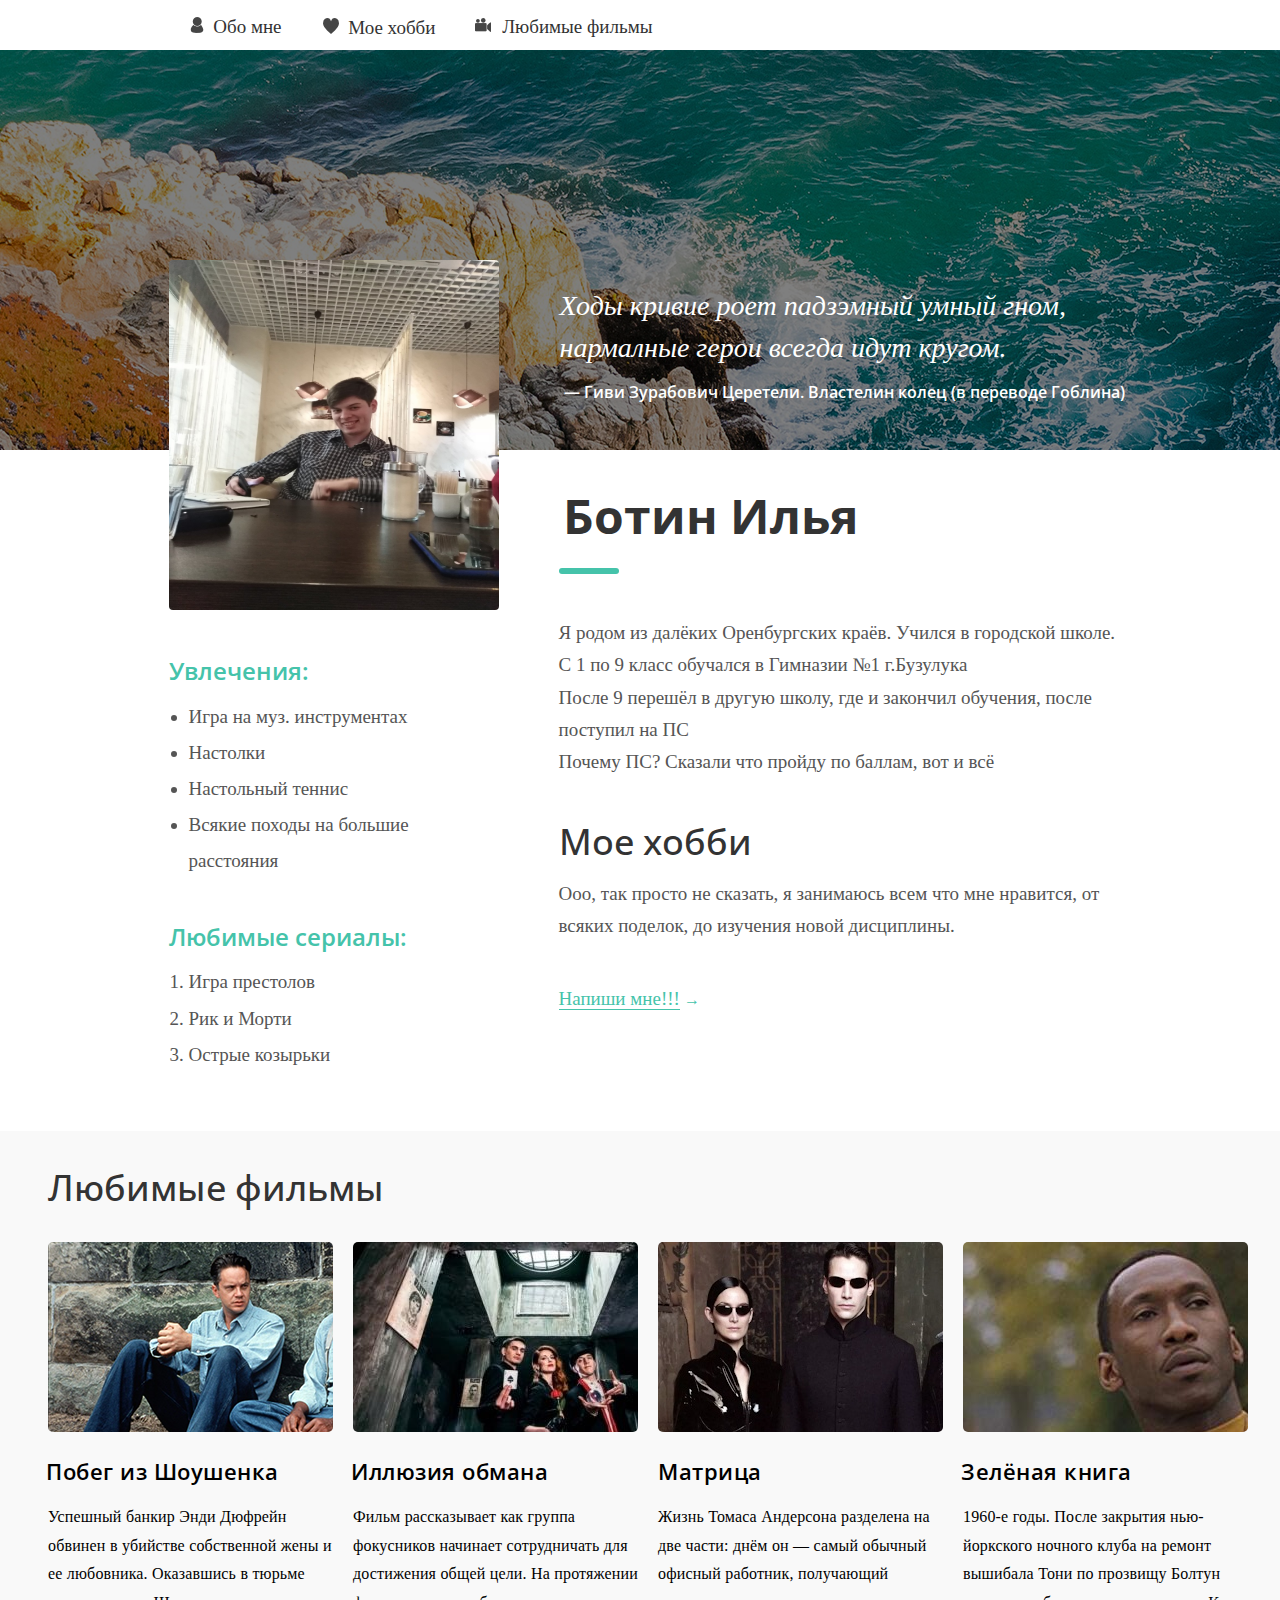
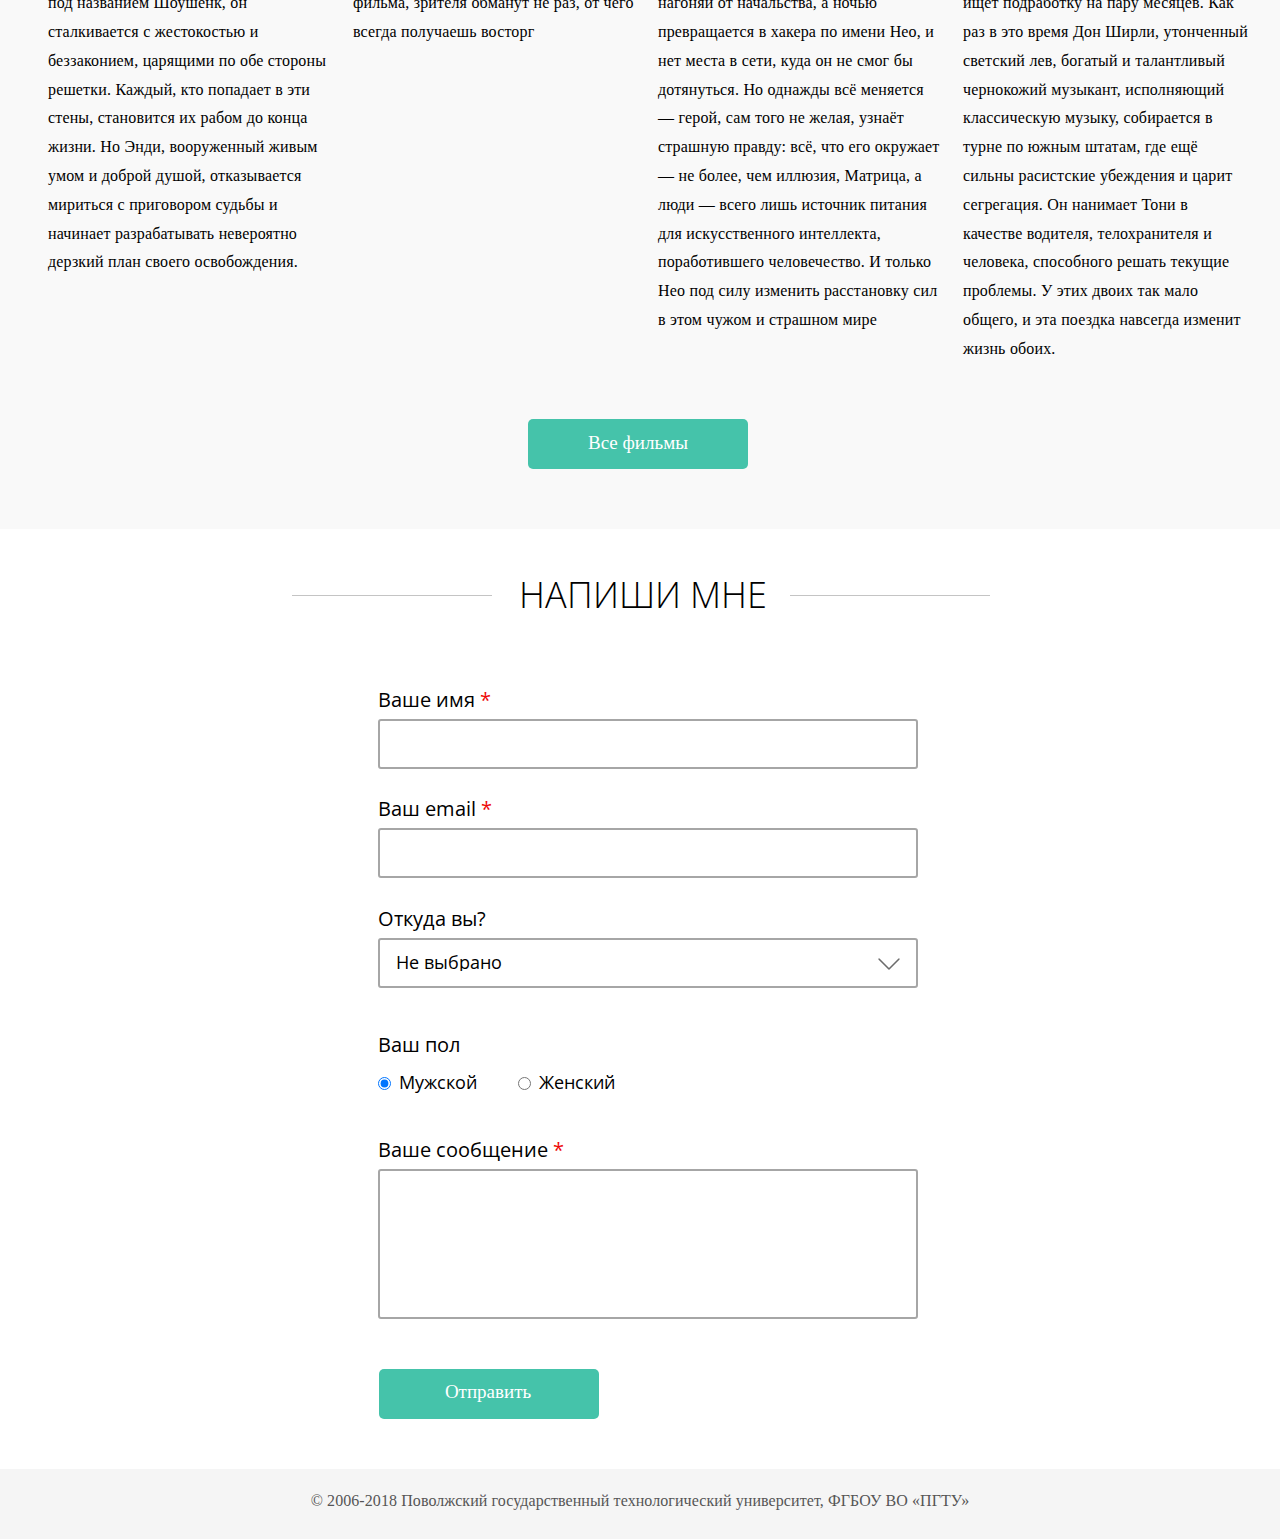
<file: lw6/index.html>
<!DOCTYPE html>
<html lang="ru">

<head>
  <meta charset="utf-8">
  <title>Профиль</title>
  <link rel="stylesheet" type="text/css" href="web/css/style.css">
  <link
    href="https://fonts.googleapis.com/css2?family=Open+Sans:ital,wght@0,300;0,400;0,600;0,700;0,800;1,400;1,600&display=swap"
    rel="stylesheet">
</head>

<body>
  <div class="page_header_case">
    <div class="page_header">
      <a href="#my_vita" class="nav">
        <span class="icon_vita"></span>
        Обо мне
      </a>
      <a href="#my_hobby" class="nav">
        <span class="icon_hobby"></span>
        Мое хобби
      </a>
      <a href="#my_films" class="nav">
        <span class="icon_film"></span>
        Любимые фильмы
      </a>
    </div>
  </div>
  <div class="background_img_case">
    <img src="web/images/background.png" alt="background" class="background_img">
  </div>
  <div class="case_top" id="my_vita">
    <div class="above">
      <div class="left_top_case">
        <img src="web/images/Ilyaprof.jpg" class="photo_pos" alt="Андрей Окунев">
      </div>
      <div class="right_case">
        <div class="right_top_case">
          <img src="web/images/quotes.png" class="quote" alt="Цитата">
          <div class="div_quote">
            <p class="text_quote">
              Ходы кривие роет падзэмный умный гном, нармалные герои всегда идут кругом.
            </p>
            <span class="sign">&#x2015; Гиви Зурабович Церетели. Властелин колец (в переводе Гоблина)</span>
          </div>
        </div>
      </div>
    </div>
    <div class="lower">
      <div class="left_down_case">
        <span class="list_title">Увлечения:</span>
        <ul class="list_text">
          <li>Игра на муз. инструментах</li>
          <li>Настолки</li>
          <li>Настольный теннис</li>
          <li>Всякие походы на большие расстояния</li>
        </ul>
        <span class="list_title list_title_ol">Любимые сериалы:</span>
        <ol class="list_text ol_list_text">
          <li>Игра престолов</li>
          <li>Рик и Морти</li>
          <li>Острые козырьки</li>
        </ol>
      </div>
      <div class="right_down_case">
        <h1 class="head_name">Ботин Илья</h1>
        <span class="line"></span>
        <p class="vita">
          Я родом из далёких Оренбургских краёв. Учился в городской школе.<br>
          С 1 по 9 класс обучался в Гимназии №1 г.Бузулука<br>
          После 9 перешёл в другую школу, где и закончил обучения, после поступил на ПС<br>
          Почему ПС? Сказали что пройду по баллам, вот и всё
        </p>
        <h2 class="head_hobby" id="my_hobby">Мое хобби</h2>
        <p class="vita hobby">
          Ооо, так просто не сказать, я занимаюсь всем что мне нравится, от всяких поделок, до изучения новой
          дисциплины.
        </p>
        <a class="link_vk" href="https://vk.com/ilyabotin" target="_blank">
          <span class="link">Напиши мне!!!</span>
          &#x2192;
        </a>
      </div>
    </div>
  </div>
  <div class="favorite_films_case_background">
    <div class="favorite_films_case">
      <h2 class="favorite_films_case_head" id="my_films">Любимые фильмы</h2>
      <div class="favorite_films">
        <div class="film">
          <div class="film_image">
            <img src="web/images/movie/movie1.png" alt="Побег из Шоушенка">
          </div>
          <span class="film_head">Побег из Шоушенка</span>
          <p class="film_description">
            Успешный банкир Энди Дюфрейн обвинен в убийстве собственной жены и ее любовника. Оказавшись в тюрьме под
            названием Шоушенк, он сталкивается с жестокостью и беззаконием, царящими по обе стороны решетки. Каждый, кто
            попадает в эти стены, становится их рабом до конца жизни. Но Энди, вооруженный живым умом и доброй душой,
            отказывается мириться с приговором судьбы и начинает разрабатывать невероятно дерзкий план своего
            освобождения.
          </p>
        </div>
        <div class="film">
          <div class="film_image">
            <img src="web/images/movie/movie2.jpg" alt="Иллюзия обмана">
          </div>
          <span class="film_head">Иллюзия обмана</span>
          <p class="film_description">
            Фильм рассказывает как группа фокусников начинает сотрудничать для достижения общей цели.
            На протяжении фильма, зрителя обманут не раз, от чего всегда получаешь восторг
          </p>
        </div>
        <div class="film">
          <div class="film_image">
            <img src="web/images/movie/movie3.jpg" alt="Матрица">
          </div>
          <span class="film_head film_name">Матрица</span>
          <p class="film_description">
            Жизнь Томаса Андерсона разделена на две части: днём он — самый обычный офисный работник, получающий нагоняи
            от начальства, а ночью превращается в хакера по имени Нео, и нет места в сети, куда он не смог бы
            дотянуться.
            Но однажды всё меняется — герой, сам того не желая, узнаёт страшную правду: всё, что его окружает — не
            более, чем иллюзия, Матрица, а люди — всего лишь источник питания для искусственного интеллекта,
            поработившего
            человечество. И только Нео под силу изменить расстановку сил в этом чужом и страшном мире
          </p>
        </div>
        <div class="film">
          <div class="film_image">
            <img src="web/images/movie/movie4.jpg" alt="Зелёная книга">
          </div>
          <span class="film_head">Зелёная книга</span>
          <p class="film_description">
            1960-е годы. После закрытия нью-йоркского ночного клуба на ремонт вышибала Тони по прозвищу Болтун ищет
            подработку на пару месяцев. Как раз в это время Дон Ширли, утонченный светский лев, богатый и талантливый
            чернокожий музыкант, исполняющий классическую музыку, собирается в турне по южным штатам, где ещё сильны
            расистские убеждения и царит сегрегация. Он нанимает Тони в качестве водителя, телохранителя и человека,
            способного решать текущие проблемы. У этих двоих так мало общего, и эта поездка навсегда изменит жизнь
            обоих.
          </p>
        </div>
      </div>
    </div>
    <div class="button_case">
      <a href="#" class="button_all_films">Все фильмы</a>
    </div>
  </div>
  <div class="form_case">
    <div class="form_head">
      <h2 class="form_header">Напиши мне</h2>
    </div>
    <div class="form_body">
      <form action="web/form_handler.php" method="post" class="form">
        <label class="label_star for_label_tag" for="first_name">Ваше имя</label>
        <input type="text" name="first_name" required class="for_input_tag transition" id="first_name">
        <label class="label_star for_label_tag" for="email">Ваш email</label>
        <input type="email" name="email" required class="for_input_tag transition" id="email">
        <label class="country_head for_label_tag" for="country">Откуда вы?</label>
        <select name="country" class="for_select_tag for_input_tag transition" id="country">
          <option>Не выбрано</option>
          <option>Россия</option>
          <option>США</option>
          <option>Европа</option>
          <option>Восточные страны</option>
        </select>
        <label class="label_gender for_label_tag" for="man">Ваш пол</label>
        <input type="radio" name="gender" value="мужчина" checked class="input_radio_gender" id="man"><label for="man"
          class="label_radio_gender">Мужской</label>
        <input type="radio" name="gender" value="женщина" class="input_radio_gender" id="woman"><label for="woman"
          class="label_radio_gender">Женский</label>
        <label class="label_message label_star for_label_tag" for="message">Ваше сообщение</label>
        <textarea name="message" class="for_input_tag textarea_message transition" id="message"></textarea>
        <button type="submit" class="button_send">Отправить</button>
      </form>
    </div>
  </div>
  <div class="footer">
    © 2006-2018 Поволжский государственный технологический университет, ФГБОУ ВО «ПГТУ»
  </div>
</body>

</html>
</file>
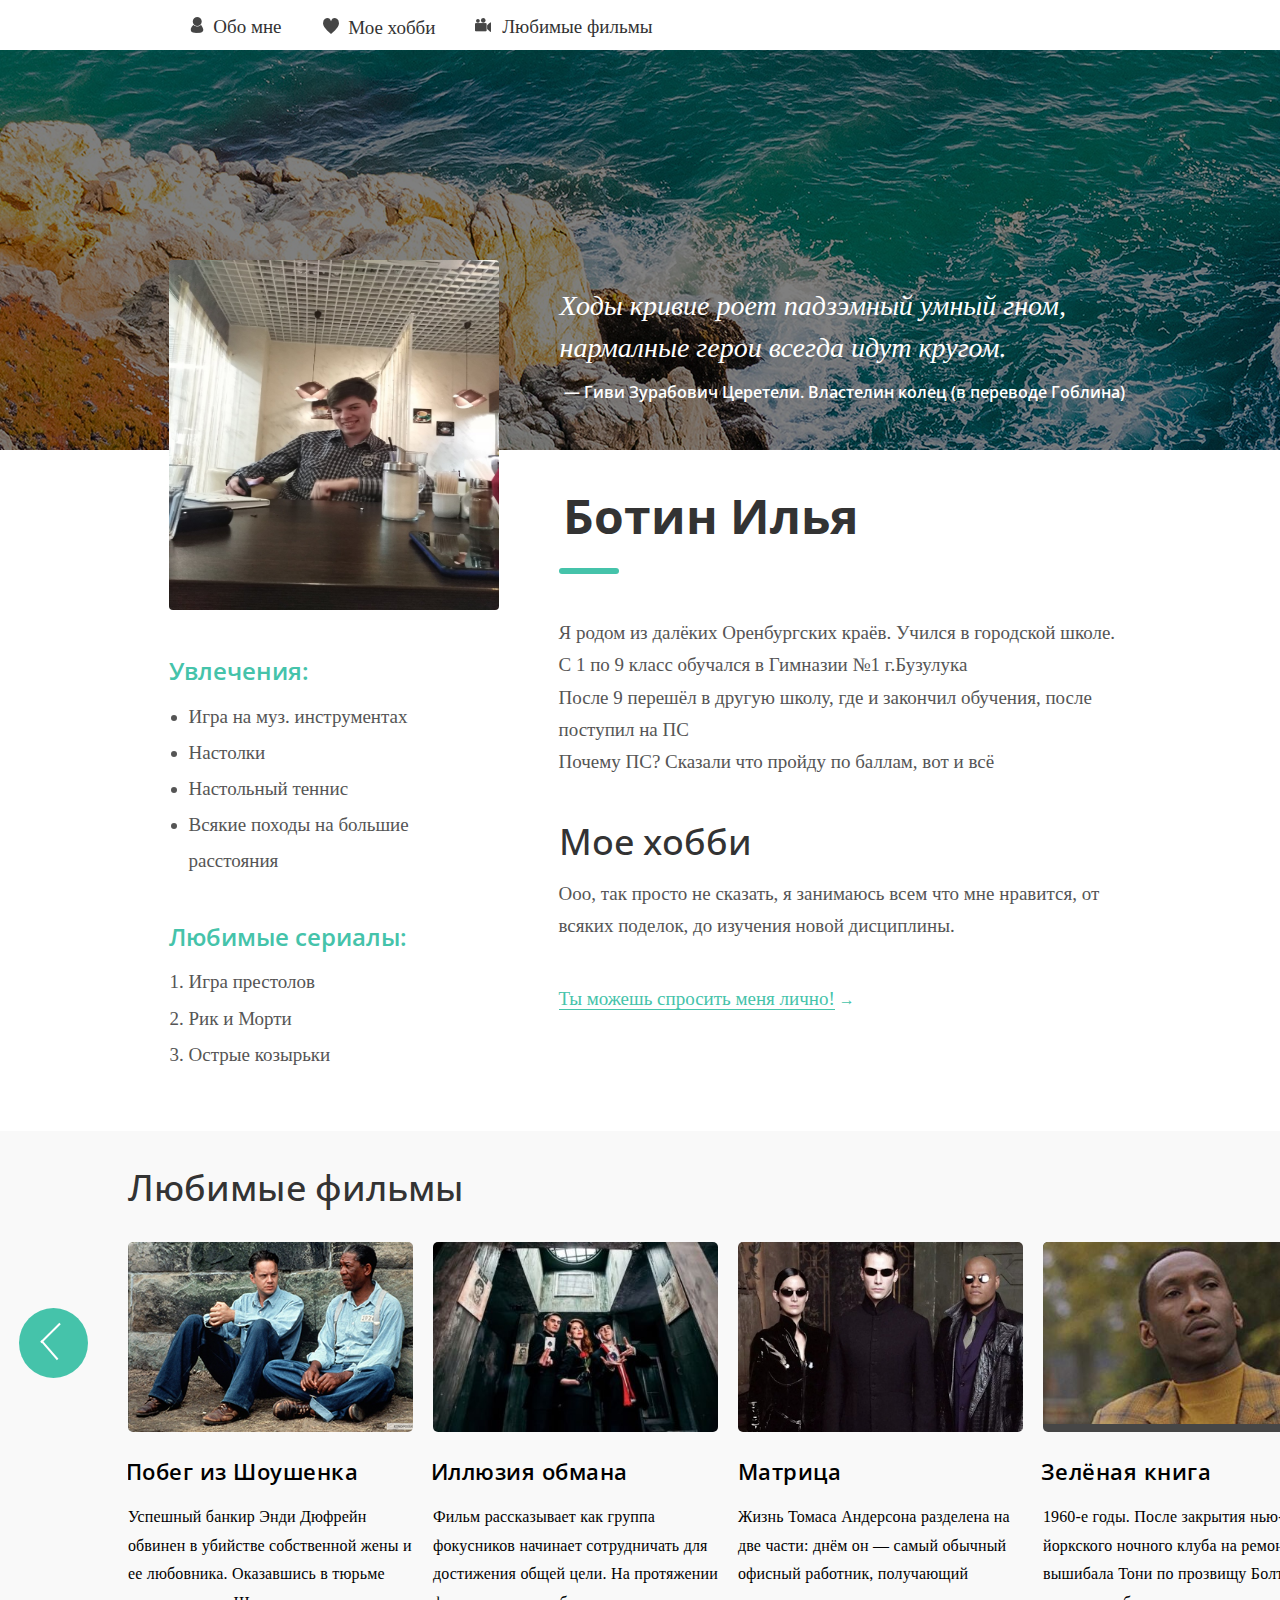
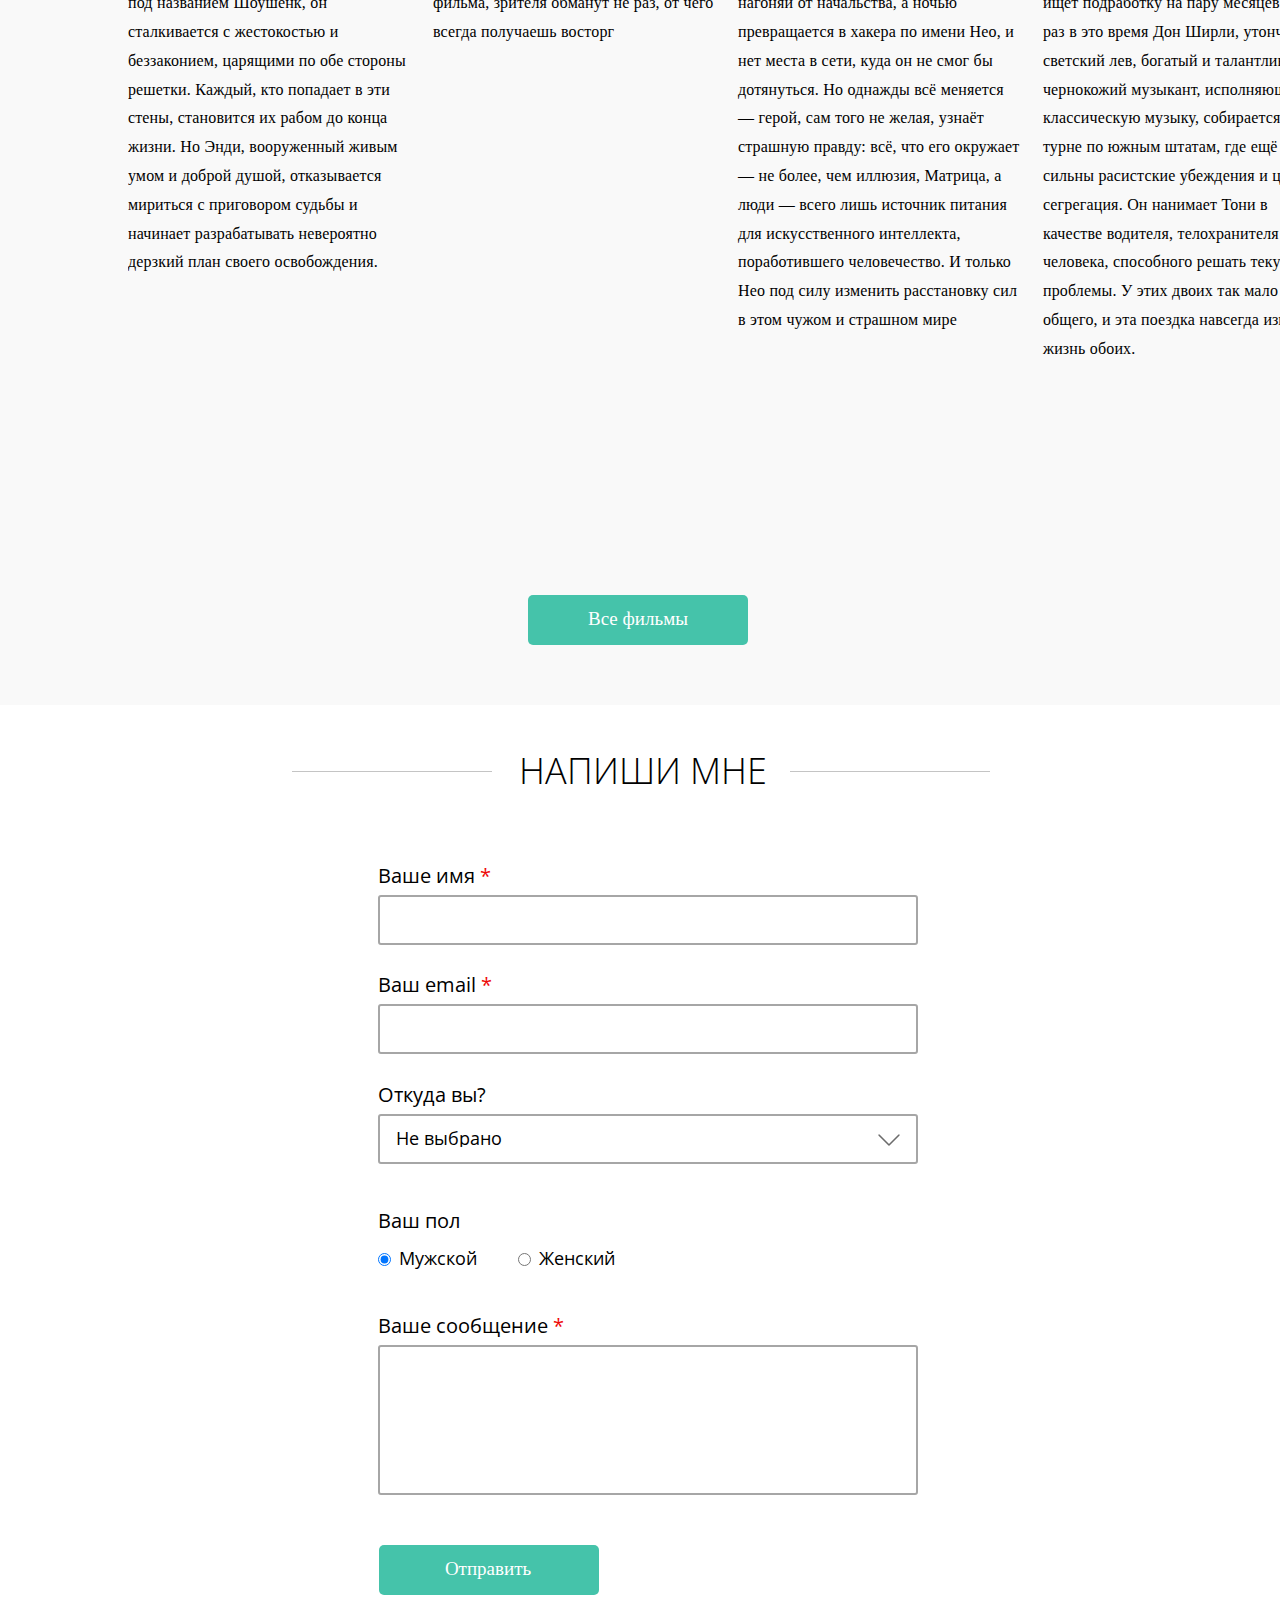
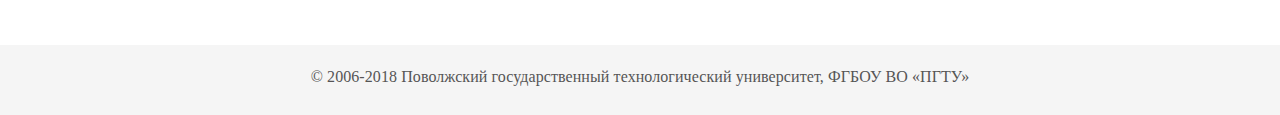
<file: lw8/index.html>
<!DOCTYPE html>
<html lang="ru">

<head>
  <meta charset="utf-8">
  <title>Профиль</title>
  <link rel="stylesheet" type="text/css" href="web/css/style.css">
  <link
    href="https://fonts.googleapis.com/css2?family=Open+Sans:ital,wght@0,300;0,400;0,600;0,700;0,800;1,400;1,600&display=swap"
    rel="stylesheet">
  <script src="web/js/script.js" defer></script>
</head>

<body>
  <div class="page_header_case">
    <div class="page_header">
      <a href="#my_vita" class="nav">
        <span class="icon_vita"></span>
        Обо мне
      </a>
      <a href="#my_hobby" class="nav">
        <span class="icon_hobby"></span>
        Мое хобби
      </a>
      <a href="#my_films" class="nav">
        <span class="icon_film"></span>
        Любимые фильмы
      </a>
    </div>
  </div>
  <div class="background_img_case">
    <img src="web/images/background.png" alt="background" class="background_img">
  </div>
  <div class="case_top" id="my_vita">
    <div class="above">
      <div class="left_top_case">
        <img src="web/images/Ilyaprof.jpg" class="photo_pos" alt="Андрей Окунев">
      </div>
      <div class="right_case">
        <div class="right_top_case">
          <img src="web/images/quotes.png" class="quote" alt="Цитата">
          <div class="div_quote">
            <p class="text_quote">
              Ходы кривие роет падзэмный умный гном, нармалные герои всегда идут кругом.
            </p>
            <span class="sign">&#x2015; Гиви Зурабович Церетели. Властелин колец (в переводе Гоблина)</span>
          </div>
        </div>
      </div>
    </div>
    <div class="lower">
      <div class="left_down_case">
        <span class="list_tit_ul">Увлечения:</span>
        <ul class="list ul_text">
          <li>Игра на муз. инструментах</li>
          <li>Настолки</li>
          <li>Настольный теннис</li>
          <li>Всякие походы на большие расстояния</li>
        </ul>
        <span class="list_tit_ol">Любимые сериалы:</span>
        <ol class="list ol_text">
          <li>Игра престолов</li>
          <li>Рик и Морти</li>
          <li>Острые козырьки</li>
        </ol>
      </div>
      <div class="right_down_case">
        <h1 class="head_name">Ботин Илья</h1>
        <span class="line"></span>
        <p class="vita">
          Я родом из далёких Оренбургских краёв. Учился в городской школе.<br>
          С 1 по 9 класс обучался в Гимназии №1 г.Бузулука<br>
          После 9 перешёл в другую школу, где и закончил обучения, после поступил на ПС<br>
          Почему ПС? Сказали что пройду по баллам, вот и всё
        </p>
        <h2 class="head_hobby" id="my_hobby">Мое хобби</h2>
        <p class="hobby">
          Ооо, так просто не сказать, я занимаюсь всем что мне нравится, от всяких поделок, до изучения новой
          дисциплины.
        </p>
        <a class="link_vk" href="https://vk.com/ilyabotin" target="_blank">
          <span class="link">Ты можешь спросить меня лично!</span>
          &#x2192;
        </a>
      </div>
    </div>
  </div>
  <div class="favorite_films_case_background">
    <div class="favorite_films_case">
      <h2 class="favorite_films_case_head" id="my_films">Любимые фильмы</h2>
      <div class="favorite_films_slider">
        <div class="slider_control slider_left">
          <div class="slider_arrow_left">
            <div class="arrow_first_line"></div>
            <div class="arrow_second_line"></div>
          </div>
        </div>
        <div class="slider_films">
          <div class="favorite_films">
            <div class="film">
              <div class="film_image">
                <img src="web/images/movie/movie1.png" alt="Побег из Шоушенка" class="movie_picture">
              </div>
              <span class="film_head">Побег из Шоушенка</span>
              <p class="film_description">
                Успешный банкир Энди Дюфрейн обвинен в убийстве собственной жены и ее любовника. Оказавшись в тюрьме под
                названием Шоушенк, он сталкивается с жестокостью и беззаконием, царящими по обе стороны решетки. Каждый,
                кто попадает в эти стены, становится их рабом до конца жизни. Но Энди, вооруженный живым умом и доброй
                душой, отказывается мириться с приговором судьбы и начинает разрабатывать невероятно дерзкий план своего
                освобождения.
              </p>
            </div>
            <div class="film">
              <div class="film_image">
                <img src="web/images/movie/movie2.jpg" alt="Иллюзия обмана" class="movie_picture">
              </div>
              <span class="film_head">Иллюзия обмана</span>
              <p class="film_description">
                Фильм рассказывает как группа фокусников начинает сотрудничать для достижения общей цели.
                На протяжении фильма, зрителя обманут не раз, от чего всегда получаешь восторг
              </p>
            </div>
            <div class="film">
              <div class="film_image">
                <img src="web/images/movie/movie3.jpg" alt="Матрица" class="movie_picture">
              </div>
              <span class="film_head film_name">Матрица</span>
              <p class="film_description">
                Жизнь Томаса Андерсона разделена на две части: днём он — самый обычный офисный работник, получающий
                нагоняи от начальства, а ночью превращается в хакера по имени Нео, и нет места в сети, куда он не смог
                бы дотянуться.
                Но однажды всё меняется — герой, сам того не желая, узнаёт страшную правду: всё, что его окружает — не
                более, чем иллюзия, Матрица, а люди — всего лишь источник питания для искусственного интеллекта,
                поработившего
                человечество. И только Нео под силу изменить расстановку сил в этом чужом и страшном мире
              </p>
            </div>
            <div class="film">
              <div class="film_image">
                <img src="web/images/movie/movie4.jpg" alt="Зелёная книга" class="movie_four">
              </div>
              <span class="film_head">Зелёная книга</span>
              <p class="film_description">
                1960-е годы. После закрытия нью-йоркского ночного клуба на ремонт вышибала Тони по прозвищу Болтун ищет
                подработку на пару месяцев. Как раз в это время Дон Ширли, утонченный светский лев, богатый и
                талантливый
                чернокожий музыкант, исполняющий классическую музыку, собирается в турне по южным штатам, где ещё сильны
                расистские убеждения и царит сегрегация. Он нанимает Тони в качестве водителя, телохранителя и человека,
                способного решать текущие проблемы. У этих двоих так мало общего, и эта поездка навсегда изменит жизнь
                обоих.
              </p>
            </div>
            <div class="film">
              <div class="film_image">
                <img src="web/images/movie/movie5.jpg" alt="Властелин колец" class="movie_picture">
              </div>
              <span class="film_head">Властелин колец</span>
              <p class="film_description">
                Сюжет трилогии следует за хоббитом Фродо Бэггинсом, который идёт в поход вместе с Братством Кольца с
                целью уничтожения Кольца Всевластия. Это необходимо для окончательной победы над его создателем, Тёмным
                Властелином Сауроном. Братство распадается, и Фродо продолжает путешествие вместе с верным спутником
                Сэмом и предательским проводником Голлумом. Тем временем Арагорн, наследник трона Гондора, и волшебник
                Гэндальф объединяют Свободные народы Средиземья для противостояния армиям Саурона в Войне Кольца.
              </p>
            </div>
            <div class="film">
              <div class="film_image">
                <img src="web/images/movie/movie6.jpg" alt="Джентельмены" class="movie_picture">
              </div>
              <span class="film_head">Джентельмены</span>
              <p class="film_description">
                Редактор таблоида Daily Print Большой Дэйв нанимает независимого исследователя Флетчера (Хью Грант),
                чтобы расследовать связь американского наркобарона Майкла (Микки) Пирсона (Мэттью Макконахи) с лордом
                Прессфилдом, членом королевской семьи. Однажды на светском приёме Микки не ответил на рукопожатие Дэйва,
                чем уронил его в глазах представителей высшего общества. Разгневанный издатель готов заплатить за
                компромат 150 тысяч фунтов. В то же время осознавая, что шантажируя Пирсона можно получить гораздо
                большую сумму, Флетчер приходит к правой руке Микки, Рэймонду (Чарли Ханнэм) и предлагает купить за 20
                млн фунтов сценарий к фильму, написанный по материалам расследования. Дальнейшее повествование отчасти
                ведётся от лица Флетчера.
              </p>
            </div>
            <div class="film">
              <div class="film_image">
                <img src="web/images/movie/movie7.jpg" alt="Укуренные" class="movie_picture">
              </div>
              <span class="film_head">Укуренные</span>
              <p class="film_description">
                Американец мексиканского происхождения Педро де Пакас знакомится с хиппи, которого он постоянно называет
                Чувак. Вместе они попадают в Мексику, а затем уезжают оттуда на фургоне, сделанном из марихуаны. По пути
                они знакомятся с девчонками Деби и Джейд, которые направляются в Рокси на музыкальный фестиваль. Будучи
                музыкантами, Педро и Чувак решают принять участие в этом фестивале и выигрывают
              </p>
            </div>
            <div class="film">
              <div class="film_image">
                <img src="web/images/movie/movie8.jpg" alt="Джанго Освобождённый" class="movie_picture">
              </div>
              <span class="film_head">Джанго Освобождённый</span>
              <p class="film_description">
                Действие фильма начинается в 1858 году, за три года до начала Гражданской войны. Двое
                братьев-работорговцев гонят купленных ими на аукционе в Техасе пятерых чернокожих рабов-мужчин на
                Дальний Юг. Среди рабов находится Джанго (Джейми Фокс), который в наказание за побег был высечен кнутом
                и продан предыдущим хозяином на аукционе отдельно от его жены Брунхильды (Керри Вашингтон). Ночью в лесу
                группа встречается с доктором Кингом Шульцем (Кристоф Вальц), иммигрантом из Германии и охотником за
                головами, использующим свою бывшую профессию дантиста[11][12] как прикрытие. Шульц хочет выкупить Джанго
                и, получив отказ, убивает одного из братьев Спек, а второго со сломанной ногой оставляет на растерзание
                освобождённым рабам.
              </p>
            </div>
          </div>
        </div>
        <div class="slider_control slider_right">
          <div class="slider_arrow_right">
            <div class="arrow_first_line"></div>
            <div class="arrow_second_line"></div>
          </div>
        </div>
      </div>
    </div>
    <div class="button_case">
      <a href="#" class="button_all_films">Все фильмы</a>
    </div>
  </div>
  <div class="form_case">
    <div class="form_head">
      <h3 class="form_header">Напиши мне</h3>
    </div>
    <div class="form_body">
      <form action="web/form_handler.php" method="post" class="form">
        <label class="label_star for_label_tag" for="first_name">Ваше имя</label>
        <input type="text" name="first_name" required class="for_input_tag transition" id="first_name">
        <label class="label_star for_label_tag" for="email">Ваш email</label>
        <input type="email" name="email" required class="for_input_tag transition" id="email">
        <label class="country_head for_label_tag" for="country">Откуда вы?</label>
        <select name="country" class="for_select_tag for_input_tag transition" id="country">
          <option>Не выбрано</option>
          <option>Россия</option>
          <option>США</option>
        </select>
        <label class="label_gender for_label_tag" for="man">Ваш пол</label>
        <input type="radio" name="gender" value="мужчина" checked class="input_radio_gender" id="man"><label for="man"
          class="label_radio_gender">Мужской</label>
        <input type="radio" name="gender" value="женщина" class="input_radio_gender" id="woman"><label for="woman"
          class="label_radio_gender">Женский</label>
        <label class="label_message label_star for_label_tag" for="message">Ваше сообщение</label>
        <textarea name="message" class="for_input_tag textarea_message transition" id="message"></textarea>
        <button type="submit" class="button_send">Отправить</button>
      </form>
    </div>
  </div>
  <div class="footer">
    © 2006-2018 Поволжский государственный технологический университет, ФГБОУ ВО «ПГТУ»
  </div>
</body>

</html>
</file>
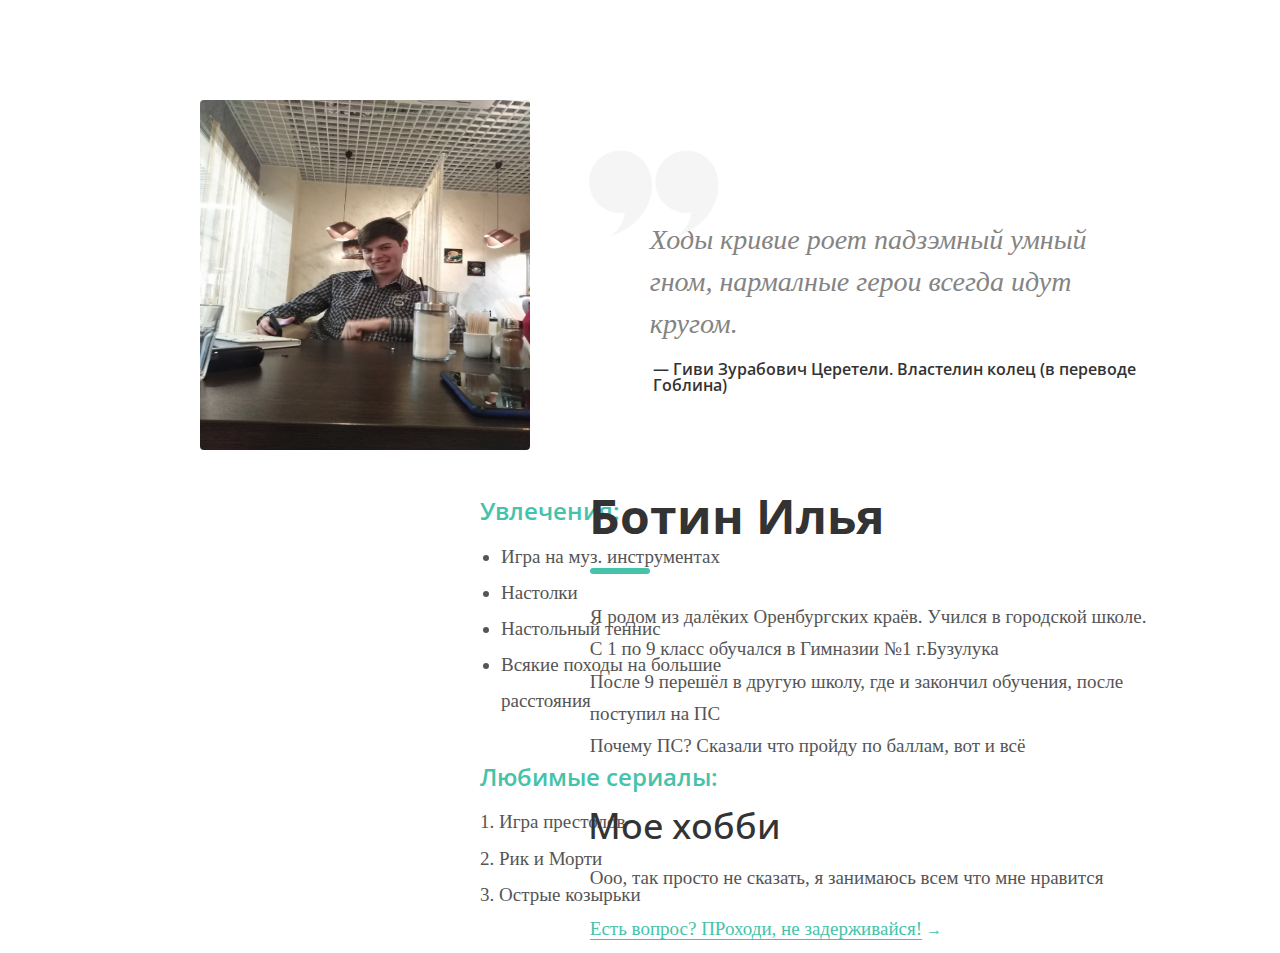
<file: lw5/task1/index.html>
<!DOCTYPE html>
<html lang="ru">

<head>
	<meta charset="utf-8">
	<title>Профиль</title>
	<link rel="stylesheet" type="text/css" href="css/style.css">
	<link
		href="https://fonts.googleapis.com/css2?family=Open+Sans:ital,wght@0,300;0,400;0,600;0,700;0,800;1,400;1,600&display=swap"
		rel="stylesheet">
</head>

<body>
	<div class="container">
		<div class="left_top_block">
			<img src="images/Ilyaprof.jpg" class="photo_pos" alt="Ботин Илья">
		</div>
		<div class="right_block">
			<img src="images/quotes.png" class="quote" alt="Цитата">
			<div class="quote">
				<p class="quote">Ходы кривие роет падзэмный умный гном, нармалные герои всегда идут кругом.</p>
				<p class="sign">&#x2015; Гиви Зурабович Церетели. Властелин колец (в переводе Гоблина)</p>
			</div>
		</div>
	</div>
	<div class="container">
		<div class="left_down_block">
			<span class="list_tit_ul">Увлечения:</span>
			<ul class="list">
				<li>Игра на муз. инструментах</li>
				<li>Настолки</li>
				<li>Настольный теннис</li>
				<li>Всякие походы на большие расстояния</li>
			</ul>
			<span class="list_tit_ol">Любимые сериалы:</span>
			<ol class="list">
				<li>Игра престолов</li>
				<li>Рик и Морти</li>
				<li>Острые козырьки</li>
			</ol>
		</div>
		<div class="right_block">
			<h1 class="head_name">Ботин Илья</h1>
			<p class="line"></p>
			<p class="vita">
				Я родом из далёких Оренбургских краёв. Учился в городской школе.<br>
				С 1 по 9 класс обучался в Гимназии №1 г.Бузулука<br>
				После 9 перешёл в другую школу, где и закончил обучения, после поступил на ПС<br>
				Почему ПС? Сказали что пройду по баллам, вот и всё
			</p>
			<p class="head_hobby">Мое хобби</p>
			<p class="hobby">
				Ооо, так просто не сказать, я занимаюсь всем что мне нравится
			</p>
			<a class="arrow_link" href="https://vk.com/ilyabotin" target="_blank"><span class="link">Есть вопрос?
					ПРоходи, не задерживайся!</span> &#x2192;</a>
		</div>
	</div>
</body>

</html>
</file>
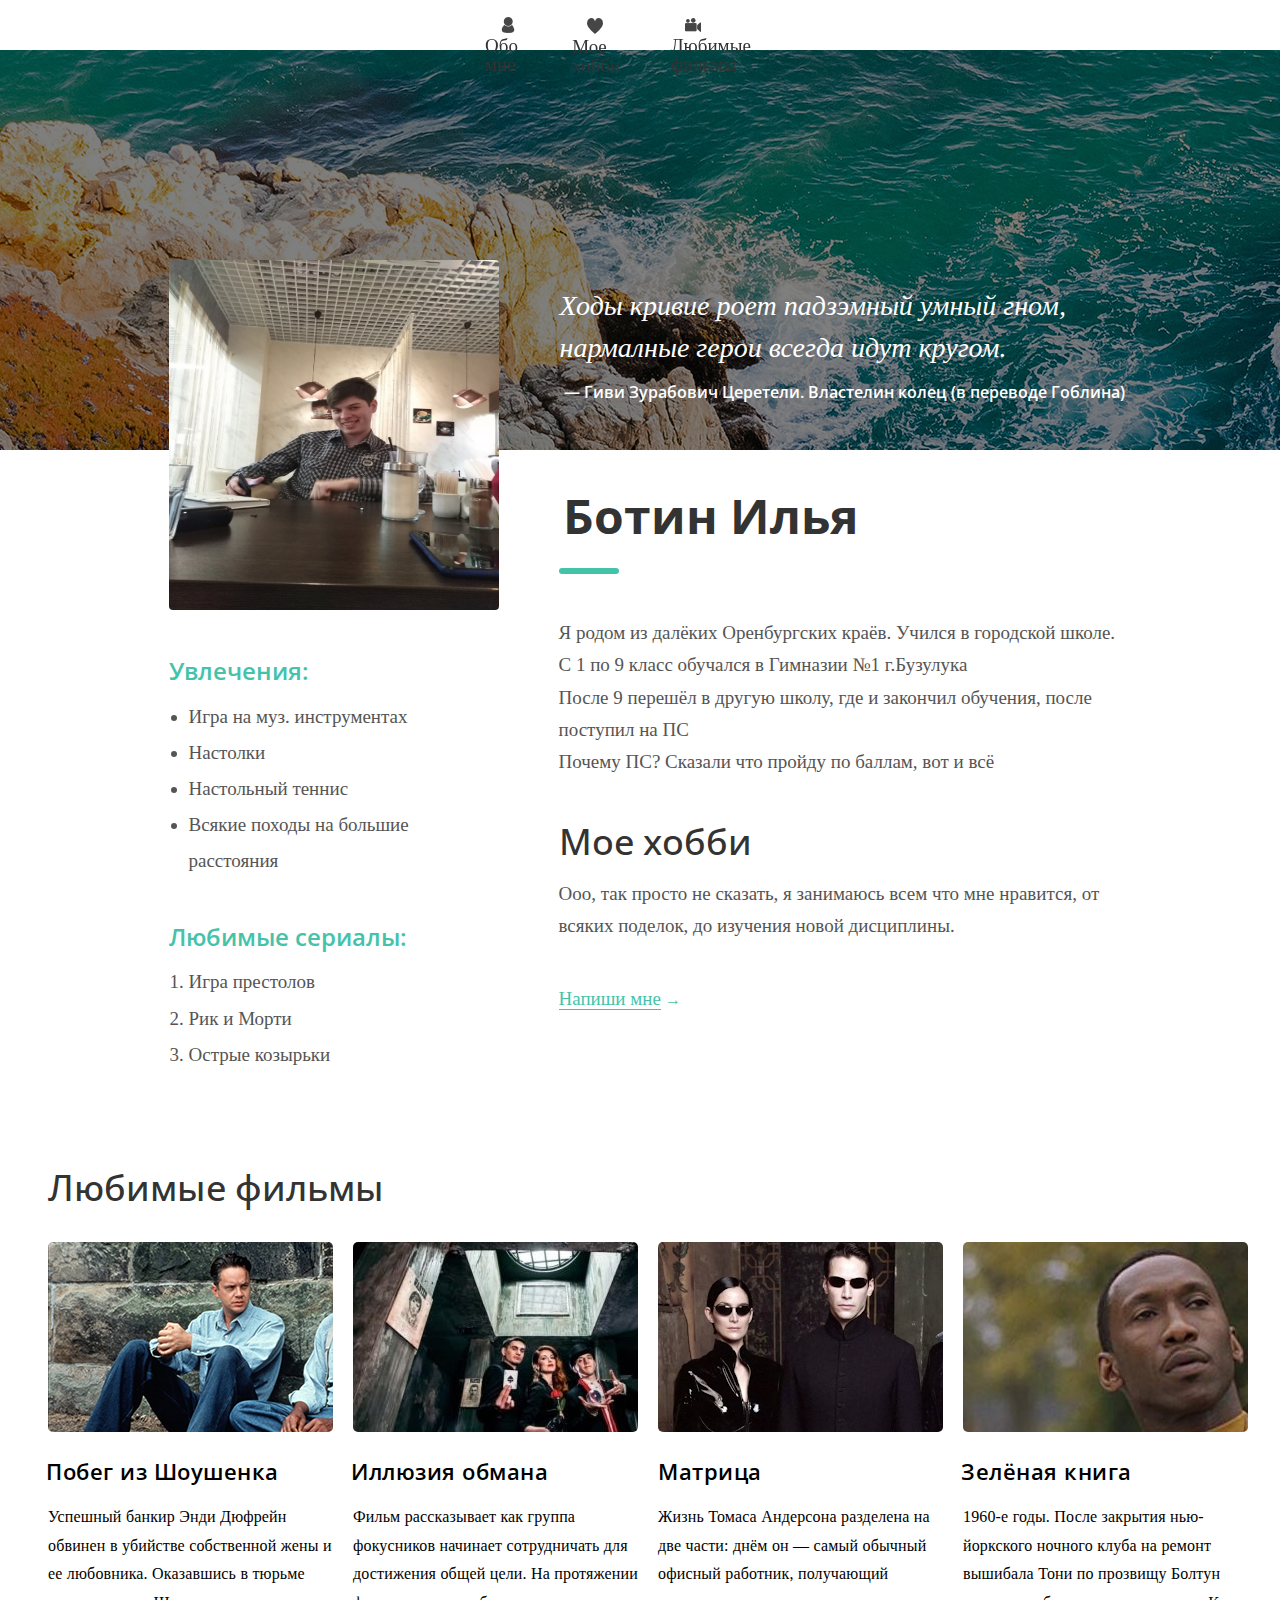
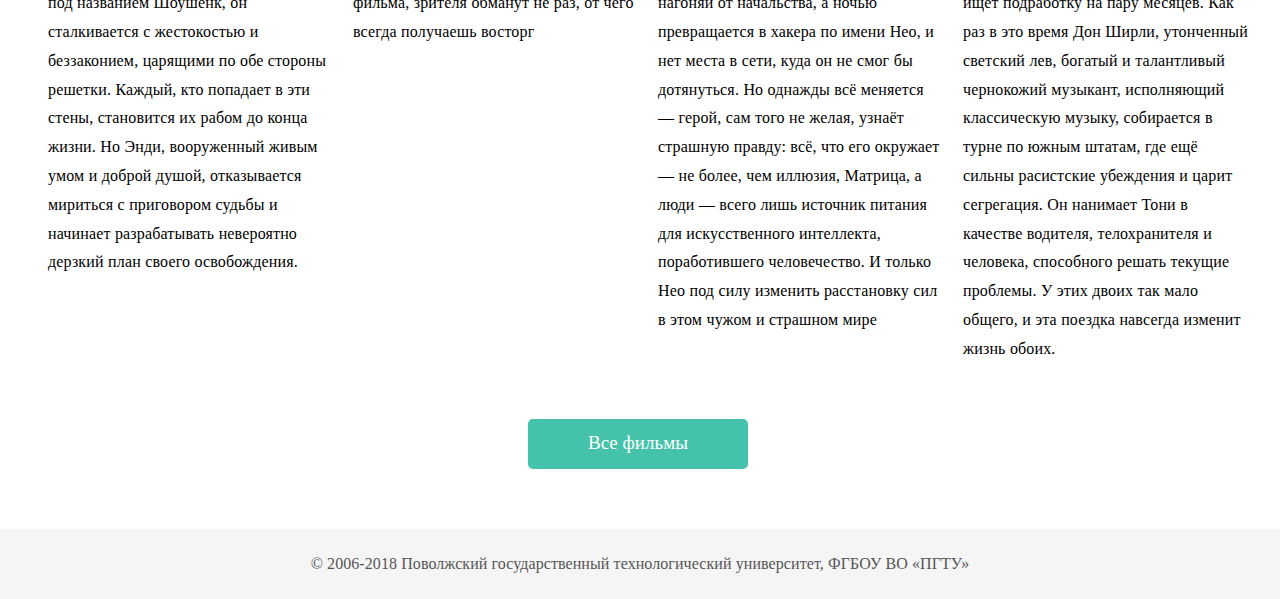
<file: lw5/task2/index.html>
<!DOCTYPE html>
<html lang="ru">

<head>
  <meta charset="utf-8">
  <title>Профиль</title>
  <link rel="stylesheet" type="text/css" href="css/style.css">
  <link
    href="https://fonts.googleapis.com/css2?family=Open+Sans:ital,wght@0,300;0,400;0,600;0,700;0,800;1,400;1,600&display=swap"
    rel="stylesheet">
</head>

<body>
  <div class="page_header_case">
    <div class="page_header">
      <a href="#my_vita" class="nav">
        <span class="icon_vita"></span>
        Обо мне
      </a>
      <a href="#my_hobby" class="nav">
        <span class="icon_hobby"></span>
        Мое хобби
      </a>
      <a href="#my_films" class="nav">
        <span class="icon_film"></span>
        Любимые фильмы
      </a>
    </div>
  </div>
  <div class="background_img">
    <img src="images/background.png" alt="background">
  </div>
  <div class="case_top" id="my_vita">
    <div class="above">
      <div class="left_top_case">
        <img src="images/Ilyaprof.jpg" class="photo_pos" alt="Ботин Илья">
      </div>
      <div class="right_case">
        <div class="right_top_case">
          <img src="images/quotes.png" class="quote" alt="Цитата">
          <div class="div_quote">
            <p class="text_quote">
              Ходы кривие роет падзэмный умный гном, нармалные герои всегда идут кругом.
            </p>
            <span class="sign">&#x2015; Гиви Зурабович Церетели. Властелин колец (в переводе Гоблина)</span>
          </div>
        </div>
      </div>
    </div>
    <div class="lower">
      <div class="left_down_case">
        <span class="list_tit_ul">Увлечения:</span>
        <ul class="list ul_text">
          <li>Игра на муз. инструментах</li>
          <li>Настолки</li>
          <li>Настольный теннис</li>
          <li>Всякие походы на большие расстояния</li>
        </ul>
        <span class="list_tit_ol">Любимые сериалы:</span>
        <ol class="list ol_text">
          <li>Игра престолов</li>
          <li>Рик и Морти</li>
          <li>Острые козырьки</li>
        </ol>
      </div>
      <div class="right_down_case">
        <h1 class="head_name">Ботин Илья</h1>
        <span class="line"></span>
        <p class="vita">
          Я родом из далёких Оренбургских краёв. Учился в городской школе.<br>
          С 1 по 9 класс обучался в Гимназии №1 г.Бузулука<br>
          После 9 перешёл в другую школу, где и закончил обучения, после поступил на ПС<br>
          Почему ПС? Сказали что пройду по баллам, вот и всё
        </p>
        <h2 class="head_hobby" id="my_hobby">Мое хобби</h2>
        <p class="hobby">
          Ооо, так просто не сказать, я занимаюсь всем что мне нравится, от всяких поделок, до изучения новой
          дисциплины.
        </p>
        <a class="link_vk" href="https://vk.com/okunev_andrey" target="_blank">
          <span class="link">Напиши мне</span>
          &#x2192;
        </a>
      </div>
    </div>
  </div>
  <div class="favorite_films_case">
    <h2 class="favorite_films_case_head" id="my_films">Любимые фильмы</h2>
    <div class="favorite_films">
      <div class="film">
        <div class="film_image">
          <img src="images/movie/movie1.png" alt="Побег из Шоушенка">
        </div>
        <span class="film_head">Побег из Шоушенка</span>
        <p class="film_description">
          Успешный банкир Энди Дюфрейн обвинен в убийстве собственной жены и ее любовника. Оказавшись в тюрьме под
          названием Шоушенк, он сталкивается с жестокостью и беззаконием, царящими по обе стороны решетки. Каждый, кто
          попадает в эти стены, становится их рабом до конца жизни. Но Энди, вооруженный живым умом и доброй душой,
          отказывается мириться с приговором судьбы и начинает разрабатывать невероятно дерзкий план своего
          освобождения.
        </p>
      </div>
      <div class="film">
        <div class="film_image">
          <img src="images/movie/movie2.jpg" alt="Иллюзия обмана">
        </div>
        <span class="film_head">Иллюзия обмана</span>
        <p class="film_description">
          Фильм рассказывает как группа фокусников начинает сотрудничать для достижения общей цели.
          На протяжении фильма, зрителя обманут не раз, от чего всегда получаешь восторг
        </p>
      </div>
      <div class="film">
        <div class="film_image">
          <img src="images/movie/movie3.jpg" alt="Матрица">
        </div>
        <span class="film_head film_name">Матрица</span>
        <p class="film_description">
          Жизнь Томаса Андерсона разделена на две части: днём он — самый обычный офисный работник, получающий нагоняи от
          начальства,
          а ночью превращается в хакера по имени Нео, и нет места в сети, куда он не смог бы дотянуться.
          Но однажды всё меняется — герой, сам того не желая, узнаёт страшную правду: всё, что его окружает — не более,
          чем иллюзия, Матрица, а люди — всего лишь источник питания для искусственного интеллекта, поработившего
          человечество.
          И только Нео под силу изменить расстановку сил в этом чужом и страшном мире
        </p>
      </div>
      <div class="film">
        <div class="film_image">
          <img src="images/movie/movie4.jpg" alt="Зелёная книга">
        </div>
        <span class="film_head">Зелёная книга</span>
        <p class="film_description">
          1960-е годы. После закрытия нью-йоркского ночного клуба на ремонт вышибала Тони по прозвищу Болтун ищет
          подработку на пару месяцев. Как раз в это время Дон Ширли, утонченный светский лев, богатый и талантливый
          чернокожий музыкант, исполняющий классическую музыку, собирается в турне по южным штатам, где ещё сильны
          расистские убеждения и царит сегрегация. Он нанимает Тони в качестве водителя, телохранителя и человека,
          способного решать текущие проблемы. У этих двоих так мало общего, и эта поездка навсегда изменит жизнь обоих.
        </p>
      </div>
    </div>
  </div>
  <div class="button_case">
    <a href="#" class="button_all_films">Все фильмы</a>
  </div>
  <div class="footer">
    © 2006-2018 Поволжский государственный технологический университет, ФГБОУ ВО «ПГТУ»
  </div>
</body>

</html>
</file>
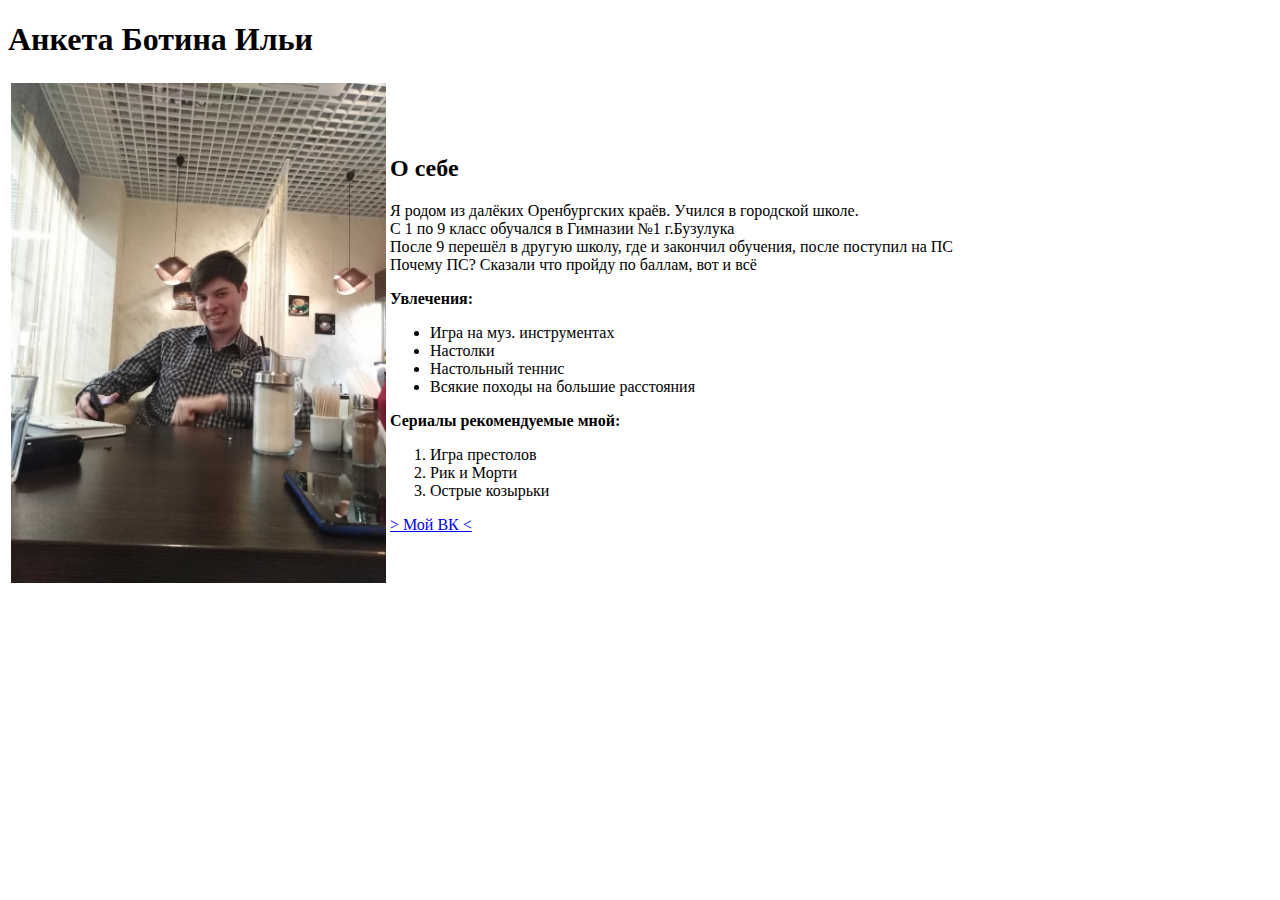
<file: lw4/profile.html>
<!DOCTYPE html>
<html lang="ru">

<head>
	<meta charset="utf-8">
	<title>Анкета</title>
</head>

<body>
	<header>
		<h1>Анкета Ботина Ильи</h1>
	</header>
	<table>
		<tbody>
			<tr>
				<td>
					<img src="photo/Ilyaprof.jpg" alt="Ботин Илья" height="500">
				</td>
				<td>
					<h2>О себе</h2>
					<p>
						Я родом из далёких Оренбургских краёв. Учился в городской школе.<br>
						С 1 по 9 класс обучался в Гимназии №1 г.Бузулука<br>
						После 9 перешёл в другую школу, где и закончил обучения, после поступил на ПС<br>
						Почему ПС? Сказали что пройду по баллам, вот и всё
					</p>
					<p><strong>Увлечения:</strong></p>
					<ul>
						<li>Игра на муз. инструментах</li>
						<li>Настолки</li>
						<li>Настольный теннис</li>
						<li>Всякие походы на большие расстояния</li>
					</ul>
					<p><strong>Сериалы рекомендуемые мной:</strong></p>
					<ol>
						<li>Игра престолов</li>
						<li>Рик и Морти</li>
						<li>Острые козырьки</li>
					</ol>
					<a href="https://vk.com/ilyabotin" target="_blank"> > Мой ВК < </a>
				</td>
			</tr>
		</tbody>
	</table>
</body>

</html>
</file>
<file: lw6/web/css/style.css>
body
{
    margin: 0;
}

/*---------------- МЕНЮ --------------*/

.page_header_case  /*navigation*/
{
    position: sticky;
    top: 0px;
    background-color: #FFF;
    z-index: 1;
}

.page_header
{
    margin: 0 auto;
    width: 943px;
    padding: 0 20px;
    font: 300 19px/1em Georgia, serif;
    display: flex;
    height: 50px;
}

.nav
{
    padding: 15px 21px 0 5px;
    display: inline-block;
    text-decoration: none;
    background-color: #FFF;
    color: #333;
    transition: background-color .3s ease;
}

.nav:hover
{
    color: #FFF;
    background-color: #45C3AA;
}

.icon_vita
{
    content: url("../images/icons/about_me_icon.png");
    margin: 2px 5px 0 16px;
}

.icon_hobby
{
    content: url("../images/icons/hobby_icon.png");
    margin: 3px 5px 0 15px;
}

.icon_film
{
    content: url("../images/icons/video_icon.png");
    margin: 2px 6px 0 14px; 
}

.nav:hover .icon_vita,
.nav:hover .icon_hobby,
.nav:hover .icon_film
{
    filter: brightness(0) invert(1);
}

/*---------------- ФОН КАРТИНКА --------------*/

.background_img_case
{
    position: absolute;
    z-index: -1;
    width: 100%;
}

.background_img
{
    z-index: -1;
    width: 1903px;
    margin: 0 auto;
    display: block;
}

/*---------------- БИОГРАФИЯ --------------*/

.case_top
{
    width: 960px;
    margin: 0 auto;
    padding-left: 17px;
}


.above
{
    display: flex;
    height: 240px;
    margin-top: 160px;
}

.lower
{
    display: flex;
}

.left_case_lower
{
    height: 350px;
    width: 330px; 
    margin-top: 0;
}

.right_case
{
    width: auto;
}

.left_top_case
{
    padding-top: 50px;
    height: 350px;
    margin: 0;
}

.left_down_case
{
    margin-top: 160px;
}

.right_top_case
{
    width: 630px;
    height: 240px;
}

.right_top_case:hover .quote
{   
    opacity: 1;
    transition: .25s opacity;
}

.right_down_case
{
    width: 570px;
    margin: 42px 0 0 60px;
}


.photo_pos
{
    border-radius: 4px;
    height: 350px;
    width: 330px;
}

.list_title
{
    display: block;
    width: 330px;
    color: #45C3AA;
    font: 600 24px/1em Open Sans, sans-serif;
    font-stretch: normal;
    margin: 49px 0 0 0; 
}

.list_title_ol
{
    margin-top: 46px;
}

.list_text
{
    width: 309px;
    color: #555;
    margin: 16px 0 0 0;
    padding: 0 0 0 20px;
    font: 19px/1.9 Georgia, serif;
}

.ol_list_text
{
    margin-top: 15px;
}

.div_quote
{
    padding: 50px 0 0 60px; 
    height: 190px;
}

.text_quote
{   
    max-height: 114px;
    margin: 25px 0 0 1px;
    font: italic 500 28px/42px Georgia, serif;
    color: #FFF;
}

.quote
{
    margin: 6px 0 0 3px;
    position: absolute;
    opacity: 0;
    transition: .25s opacity;
}

.sign
{   
    max-height: 16px;
    display: block;
    color: #FFF;    
    margin: 15px 0 0 5px;
    font: 600 16px/1em Open Sans, sans-serif;
}

.head_name
{
    color: #333;
    font: 700 48px/1em Open Sans, sans-serif;
    margin: 0 0 0 4px;
}

.line
{
    display: block;
    margin: 28px 0 0 0;
    width: 60px;
    height: 6px;
    border-radius: 3px;
    background: #45C3AA;
}

.vita  /*Биография*/ 
{
    color: #555;
    font: 500 19px/1.7 Georgia, serif;
    margin: 43px 0 0 0;
}

.hobby
{
    margin: 5px 0 0 0;
}

.head_hobby
{
    color: #333;
    margin: -22px 0 0 0; /*Отрицаиельный margin-top для ссылки-якоря*/ 
    padding-top: 55px;
    font: 500 36px/1.7 Open Sans, sans-serif; 
}

.link
{
    color: #45C3AA;
    font: 500 19px/1.7 Georgia, serif;
    text-decoration: none;
    border-bottom: 1px #45C3AA solid;
    transition: color .3s ease;
}

.link_vk
{
    color: #45C3AA;
    display: block;
    margin: 41px 0 0 0;
    text-decoration: none;
}

.link_vk:hover .link,
.link_vk:hover
{
    color: #098D71;
}

.link_vk:hover .link
{
    border-bottom: 1px #098D71 solid;
}

/*---------------- ФИЛЬМЫ --------------*/

.favorite_films_case_background
{
    background: linear-gradient(to bottom, #FFF 16px , #F9F9F9 0);
}

.favorite_films_case,
.favorite_films_case_head
{
    margin: 97px auto 55px auto;
    padding-left: 16px;
    width: 1200px;
    letter-spacing: 0.1px;
}

.favorite_films_case_head
{
    color: #333;
    font: 500 36px/1em Open Sans, sans-serif;
    margin: -55px 0 0 0; /*Отрицаиельный margin-top для ссылки-якоря*/ 
    padding: 55px 0 0 0;
}

.favorite_films
{
    margin: 36px 0 0 0; 
    display: flex;
}

.film,
.film_image
{
    margin-right: 20px;
    width: 285px;
    font: 500 16px/1.8 Georgia, serif;
}

.film_description
{
    margin: 0;
    letter-spacing: 0.15px;
    word-spacing: 0.2px;
}

.film_image
{   
    background-color: #464646;
    overflow: hidden;
    height: 190px;
    margin: 0;
    border-radius: 5px;
}

.film_head
{
    width: 285px;
    display: block;
    margin: 23px 0 15px -2px;
    font: 600 22px/1.5 Open Sans, sans-serif;
    letter-spacing: 0.5px;
}

.film_name
{
    margin-left: 0; 
}

.button_case
{
    padding: 0 4px 60px 0; 
}

.button_all_films
{
    display: block;
    text-decoration: none;
    margin: 0 auto; 
    background-color: #45C3AA;
    width: 220px;
    height: 50px;
    border-radius: 5px;
    text-align: center;
    font: 19px/48px Georgia, serif;
    color: #FFF;
    transition: background-color .3s ease;
}

.button_all_films:hover
{
    background-color: #098D71;
    transition: all .3s ease;
}

.link_text
{
    text-align: center;
    margin: 15px 0 0 0;
    font: 19px/1em Georgia, serif;
    color: #FFF;
}

/*---------------- ПОДВАЛ --------------*/

.footer
{
    color: #555;
    margin: 50px 0 0 0;
    padding: 24px 0 30px 0;
    background-color: #F5F5F5;
    font: 500 16px/1em Georgia, serif;
    text-align: center;
    letter-spacing: 0.07px;
    word-spacing: 0.1px;
}


/*---------------- ФОРМА --------------*/

.form_case
{
    width: 700px;
    margin: 48px auto 0 auto;
}

.form_head
{
    height: auto;
    width: auto;
}

.form_body
{
    margin: 77px 0 0 0;
    font: 400 20px/1em Open Sans, sans-serif;
}


.form_header
{
    text-transform: uppercase;
    display: inline-block;
    margin: 0;
    font: 300 36px/1em Open Sans, sans-serif; 
}

.form_header:before,
.form_header:after
{
    display: inline-block;
    margin: 0 27px 12px 2px;
    width: 200px;
    content: '';
    top: 50%;
    border-bottom: 1px solid #C4C4C4;
}


.form_header:after
{
    margin-left: 23px;
    margin-right: 0;
}


.form
{
    width: 540px;
    margin: 0 auto;
    padding-left: 16px;
}

.for_input_tag
{
    padding: 10px 8px 12px 18px;
    margin-top: 9px; 
    width: 510px;
    font: 400 18px/1em Open Sans, sans-serif;
    border-radius: 3px;
    border: 2px solid #A6A6A6;
}

.for_input_tag:focus
{
    outline: none;
    border-color: #15A98C;
}

.for_input_tag:hover
{
    border-color: #15A98C;
}

.label_star:after
{
    color: #EE0707;
    content: " *"
}

.for_label_tag
{
    display: block;
    margin-top: 30px; 
}

.label_message
{
    margin-top: 47px;
}

.textarea_message
{
    height: 124px;
    resize: none;
    border-radius: 3px;
    border: 2px solid #A6A6A6;
}


.label_radio_gender
{
    vertical-align: top;
    margin: 8px 36px 0 8px;
    display: inline-block;
    font: 400 18px/1em Open Sans, sans-serif;
}

.input_radio_gender
{
    margin: 12px 0 0 0;
}

.country_head
{
    margin-top: 31px;
}

.label_gender
{
    margin: 47px 0 10px 0;
}

.for_select_tag
{
    height: 50px;
    padding-left: 16px; 
    background: url("../images/arrow_select.png") no-repeat 498px 18px;
    -webkit-appearance: none;
    -moz-appearance: none;
    border-width: 2px;
    width: 540px;
}

.button_send
{
    display: block;
    margin: 47px 0 0 1px;
    width: 220px;
    height: 50px;
    border-radius: 5px;
    background-color: #45C3AA; 
    color: #FFF;
    font: 19px/1em Georgia, serif;
    border-style: none;
    padding: 0 2px 4px 0;
    cursor: pointer;
    transition: background-color .3s ease;
}

.button_send:hover
{
    background-color: #098D71;
}

.transition
{
    transition: all .3s ease;
}
</file>
<file: lw8/web/css/style.css>
body
{
    margin: 0;
}

/*---------------- МЕНЮ --------------*/

.page_header_case  /*navigation*/
{
    position: sticky;
    top: 0px;
    background-color: #FFF;
    z-index: 1;
}

.page_header
{
    margin: 0 auto;
    width: 943px;
    padding: 0 20px;
    font: 300 19px/1em Georgia, serif;
    display: flex;
    height: 50px;
}

.nav
{
    padding: 15px 21px 0 5px;
    display: inline-block;
    text-decoration: none;
    background-color: #FFF;
    color: #333;
    transition: background-color .3s ease;
}

.nav:hover
{
    color: #FFF;
    background-color: #45C3AA;
}

.icon_vita
{
    content: url("../images/icons/about_me_icon.png");
    margin: 2px 5px 0 16px;
}

.icon_hobby
{
    content: url("../images/icons/hobby_icon.png");
    margin: 3px 5px 0 15px;
}

.icon_film
{
    content: url("../images/icons/video_icon.png");
    margin: 2px 6px 0 14px;  
}

.nav:hover .icon_vita,
.nav:hover .icon_hobby,
.nav:hover .icon_film
{
    filter: brightness(0) invert(1);
}

/*---------------- ФОН КАРТИНКА --------------*/

.background_img_case
{
    position: absolute;
    z-index: -1;
    width: 100%;
}

.background_img
{
    z-index: -1;
    width: 1903px;
    margin: 0 auto;
    display: block;
}

/*---------------- БИОГРАФИЯ --------------*/

.case_top
{
    width: 960px;
    margin: 0 auto;
    padding-left: 17px;
}


.above
{
    display: flex;
    height: 240px;
    margin-top: 160px;
}

.lower
{
    display: flex;
}

.left_case_lower
{
    height: 350px;
    width: 330px; 
    margin-top: 0;
}

.right_case
{
    width: auto;
}

.left_top_case
{
    padding-top: 50px;
    height: 350px;
    margin: 0;
}

.left_down_case
{
    margin-top: 160px;
}

.right_top_case
{
    width: 630px;
    height: 240px;
}

.right_top_case:hover .quote
{
    opacity: 1;
    transition: .25s opacity;
}

.right_down_case
{
    width: 570px;
    margin: 42px 0 0 60px;
}


.photo_pos
{
    border-radius: 4px;
    height: 350px;
    width: 330px;
}

.list_tit_ul,
.list_tit_ol
{
    display: block;
    width: 330px;
    color: #45C3AA;
    font: 600 24px/1em Open Sans, sans-serif;
    font-stretch: normal;
    margin: 49px 0 0 0; 
}

.list_tit_ol
{
    margin-top: 46px;
}

.ul_text,
.ol_text
{
    width: 309px;
    color: #555;
    margin: 16px 0 0 0;
    padding: 0 0 0 20px;
    font: 19px/1.9 Georgia, serif;
}

.ol_text
{
    margin-top: 15px;
}

.div_quote
{
    padding: 50px 0 0 60px; 
    height: 190px;
}

.text_quote
{   
    max-height: 114px;
    margin: 25px 0 0 1px;
    font: italic 500 28px/42px Georgia, serif;
    color: #FFF;
}

.quote
{
     margin: 6px 0 0 3px;
    position: absolute;
    opacity: 0;
    transition: .25s opacity;
}

.sign
{   
    max-height: 16px;
    display: block;
    color: #FFF;    
    margin: 15px 0 0 5px;
    font: 600 16px/1em Open Sans, sans-serif;
}

.head_name
{
    color: #333;
    font: 700 48px/1em Open Sans, sans-serif;
    margin: 0 0 0 4px;
}

.line
{
    display: block;
    margin: 28px 0 0 0;
    width: 60px;
    height: 6px;
    border-radius: 3px;
    background: #45C3AA;
}

.vita  /*Биография*/ 
{
    color: #555;
    font: 500 19px/1.7 Georgia, serif;
    margin: 43px 0 0 0;
}

.hobby
{
    color: #555;
    font: 500 19px/1.7 Georgia, serif;
    margin: 5px 0 0 0;
}

.head_hobby
{
    display: block;
    color: #333;
    margin: -22px 0 0 0; /*Отрицаиельный margin-top для ссылки-якоря*/ 
    padding-top: 55px;
    font: 500 36px/1.7 Open Sans, sans-serif; 
}

.link
{
    color: #45C3AA;
    font: 500 19px/1.7 Georgia, serif;
    text-decoration: none;
    border-bottom: 1px #45C3AA solid;
    transition: color .3s ease;
}

.link_vk
{
    color: #45C3AA;
    display: block;
    margin: 41px 0 0 0;
    text-decoration: none;
}

.link_vk:hover .link,
.link_vk:hover
{
    color: #098D71;
}

.link_vk:hover .link
{
    border-bottom: 1px #098D71 solid;
}

/*---------------- ФИЛЬМЫ --------------*/

.favorite_films_case_background
{
    background: linear-gradient(to bottom, #FFF 16px , #F9F9F9 0);
}

.favorite_films_case,
.favorite_films_case_head
{
    margin: 97px auto 55px auto;
    padding-left: 19px;
    width: 1200px;
    letter-spacing: 0.1px;
}

.favorite_films_case_head
{
    color: #333;
    font: 500 36px/1em Open Sans, sans-serif;
    margin: -55px 0 0 0; /*Отрицаиельный margin-top для ссылки-якоря*/ 
    padding: 55px 0 0 109px;
}

.favorite_films
{
    margin: 36px 0 0 0; 
    display: flex;
    width: 1220px;
    transition: transform 1s ease;
}

.film,
.film_image
{
    margin-right: 20px;
    width: 285px;
    font: 500 16px/1.8 Georgia, serif;
}

.film_description
{
    margin: 0;
    letter-spacing: 0.15px;
    word-spacing: 0.2px;
}

.film_image
{   
    background-color: #464646;
    overflow: hidden;
    height: 190px;
    margin: 0;
    border-radius: 5px;
}

.film_head
{
    width: 285px;
    display: block;
    margin: 23px 0 15px -2px;
    font: 600 22px/1.5 Open Sans, sans-serif;
    letter-spacing: 0.5px;
}

.film_name
{
    margin-left: 0; 
}

.button_case
{
    padding: 0 4px 60px 0; 
}

.button_all_films
{
    display: block;
    text-decoration: none;
    margin: 0 auto; 
    background-color: #45C3AA;
    width: 220px;
    height: 50px;
    border-radius: 5px;
    text-align: center;
    font: 19px/48px Georgia, serif;
    color: #FFF;
    transition: background-color .3s ease;
}

.button_all_films:hover
{
    background-color: #098D71;
    transition: all .3s ease;
}

.link_text
{
    text-align: center;
    margin: 15px 0 0 0;
    font: 19px/1em Georgia, serif;
    color: #FFF;
}

/*---------------- КАРУСЕЛЬ ФИЛЬМОВ --------------*/

.slider_control
{
    z-index: 1;
    transition: background-color .3s ease;
}

.film
{
    margin-right: 0;
    padding-right: 20px;  
}

.movie_picture
{
    height: 190px;
}

.movie_four
{
    width: 285px;
}

.slider_films
{
    overflow: hidden;
    width: 1220px;
}

.favorite_films_case
{ 
    width: 1420px;
}

.favorite_films_slider
{
    display: flex;
}

.slider_left,
.slider_right
{
    display: inline-block;
    background-color: #45C3AA;
    border-radius: 50%;
    width: 70px;
    height: 70px;
    margin: 102px 40px 0 0;
    cursor: pointer;
}

.slider_right
{
    transform: matrix(-1, 0, 0, 1, 0, 0);
    margin: 102px 0 0 41px;
}

.slider_left:hover,
.slider_right:hover
{
    background-color: #098D71;
}

.slider_arrow_left,
.slider_arrow_right
{
    width: 19.66px;
    height: 33px;
    margin: 24px 0 0 18px;
}

.arrow_first_line
{   
    width: 25px;
    height: 0;
    border: 1.5px solid #FFF;
    transform: rotate(-45deg);
    margin-bottom: 15px;
}

.arrow_second_line
{
    width: 22.94px;
    height: 0;
    border: 1.5px solid #FFF;
    transform: rotate(49.21deg);
}

/*---------------- ПОДВАЛ --------------*/

.footer
{
    color: #555;
    margin: 50px 0 0 0;
    padding: 24px 0 30px 0;
    background-color: #F5F5F5;
    font: 500 16px/1em Georgia, serif;
    text-align: center;
    letter-spacing: 0.07px;
    word-spacing: 0.1px;
}


/*---------------- ФОРМА --------------*/

.form_case
{
    width: 700px;
    margin: 48px auto 0 auto;
}

.form_head
{
    height: auto;
    width: auto;
}

.form_body
{
    margin: 77px 0 0 0;
    font: 400 20px/1em Open Sans, sans-serif;
}


.form_header
{
    text-transform: uppercase;
    display: inline-block;
    margin: 0;
    font: 300 36px/1em Open Sans, sans-serif; 
}

.form_header:before,
.form_header:after
{
    display: inline-block;
    margin: 0 27px 12px 2px;
    width: 200px;
    content: '';
    top: 50%;
    border-bottom: 1px solid #C4C4C4;
}


.form_header:after
{
    margin-left: 23px;
    margin-right: 0;
}


.form
{
    width: 540px;
    margin: 0 auto;
    padding-left: 16px;
}

.for_input_tag
{
    padding: 10px 8px 12px 18px;
    margin-top: 9px; 
    width: 510px;
    font: 400 18px/1em Open Sans, sans-serif;
    border-radius: 3px;
    border: 2px solid #A6A6A6;
}

.for_input_tag:focus
{
    outline: none;
    border-color: #15A98C;
}

.for_input_tag:hover
{
    border-color: #15A98C;
}

.label_star:after
{
    color: #EE0707;
    content: " *"
}

.for_label_tag
{
    display: block;
    margin-top: 30px; 
}

.label_message
{
    margin-top: 47px;
}

.textarea_message
{
    height: 124px;
    resize: none;
    border-radius: 3px;
    border: 2px solid #A6A6A6;
}


.label_radio_gender
{
    vertical-align: top;
    margin: 8px 36px 0 8px;
    display: inline-block;
    font: 400 18px/1em Open Sans, sans-serif;
    cursor: pointer;
}

.input_radio_gender
{
    margin: 12px 0 0 0;
    cursor: pointer;
}

.country_head
{
    margin-top: 31px;
}

.label_gender
{
    margin: 47px 0 10px 0;
}

.for_select_tag
{
    height: 50px;
    padding-left: 16px; 
    background: url("../images/arrow_select.png") no-repeat 498px 18px;
    -webkit-appearance: none;
    -moz-appearance: none;
    border-width: 2px;
    width: 540px;
}

.button_send
{
    display: block;
    margin: 47px 0 0 1px;
    width: 220px;
    height: 50px;
    border-radius: 5px;
    background-color: #45C3AA; 
    color: #FFF;
    font: 19px/1em Georgia, serif;
    border-style: none;
    padding: 0 2px 4px 0;
    cursor: pointer;
    transition: background-color .3s ease;
}

.button_send:hover
{
    background-color: #098D71;
}

.transition
{
    transition: all .3s ease;
}
</file>
<file: lw5/task1/css/style.css>
.container
{
	display: flex;
}

.left_top_block 
{
	width: 45%;
	height: 442px;
}

.left_down_block 
{
	width: 45%;
}

.right_block
{
	width: 55%;
}

.photo_pos
{
	border-radius: 4px;
	margin-top: 92px;
	margin-right: 47px;
	float: right;
	height: 350px;
	width: 330px;
}


.sign
{	
	color: #333;	
	margin-top: 15.5px;
	margin-left: 76px;
	font: 600 16px/1 Open Sans, sans-serif;

}

p.quote
{
	margin-left: 73px;	
	margin-block-start: 0;	
	margin-block-end: 0;
	font: italic 500 28px/42px Georgia, serif;
	color: #848484;
}

img.quote
{
	margin-top: 142px;
	margin-left: 12.5px;
	position: absolute;
}

div.quote
{
	margin-top: 211px;
	width: 560px;
	height: 231px;
}


.list_tit_ul,
.list_tit_ol
{
	display: block;
	width: 330px;
	color: #45C3AA;
	margin-left: 472px;
	margin-top: 49px;
	font: 600 24px/1 Open Sans, sans-serif;
	font-stretch: normal;
	margin-block-end: 0; 
}

.list_tit_ol
{
	margin-top: 46px; 
}

ul,
ol
{
	margin-left: 451px;
	margin-top: 15px;
	width: 309px;
	color: #555;
	font: 19px/1.9 Georgia, serif;
}

ul
{
	margin-left: 493px;
	margin-top: 16px;
	padding-left: 0;
}

.head_name
{
	color: #333;
	width: 560px;
	margin-top: 42px; /*42*/
	margin-left: 12.5px;
	font: 700 48px/1 Open Sans, sans-serif;
	margin-block-end: 0; 
}

.line
{
	margin-top: 28px;
	margin-left: 13px;
	width: 60px;
	height: 6px;
	border-radius: 3px;
	background: #45C3AA;
}

.vita  /*Биография*/ 
{
	color: #555;
	width: 560px;
	font: 500 19px/1.7 Georgia, serif;
	margin-top: 27px;
	margin-left: 13px;
}

.hobby
{
	color: #555;
	width: 560px;
	font: 500 19px/1.7 Georgia, serif;
	margin-top: 5px;
	margin-left: 13px;
}

.head_hobby
{
	color: #333;
	width: 560px;
	margin-left: 11px;
	margin-top: 33px;
	font: 500 36px/1.7 Open Sans, sans-serif;
	margin-block-end: 0; 
}

.link
{
	color: #45C3AA;
	font: 500 19px/1.7 Georgia, serif;
	text-decoration: none;
	border-bottom: 1px #45C3AA solid;
}

.arrow_link
{
	margin-left: 13px;
	width: 560px;
	color: #45C3AA;
	margin-top: 41px;
	text-decoration: none;
}
</file>
<file: lw5/task2/css/style.css>
body
{
    margin: 0;
}

.page_header_case  /*navigation*/
{
    position: sticky;
    top: 0px;
    background-color: #FFF;
    z-index: 1;
}

.page_header
{
    margin: 0 460px;
    padding: 0 20px;
    font: 300 19px/1em Georgia, serif;
    display: flex;
    height: 50px;
}

.nav
{
    padding: 15px 21px 0 5px;
    display: inline-block;
    text-decoration: none;
    background-color: #FFF;
    color: #333;
}

.nav:hover
{
    color: #FFF;
    background-color: #45C3AA;
}

.icon_vita
{
    content: url("../images/icons/about_me_icon.png");
    margin: 2px 5px 0 16px;
}

.icon_hobby
{
    content: url("../images/icons/hobby_icon.png");
    margin: 3px 5px 0 15px;
}

.icon_film
{
    content: url("../images/icons/video_icon.png");
    margin: 2px 6px 0 14px;  
}

.nav:hover .icon_vita,
.nav:hover .icon_hobby,
.nav:hover .icon_film
{
    filter: brightness(0) invert(1);
}


.background_img
{
    position: absolute;
    z-index: -1;
}

.case_top
{
    width: 960px;
    margin: 0 auto;
    padding-left: 17px;
}


.above
{
    display: flex;
    height: 240px;
    margin-top: 160px;
}

.lower
{
    display: flex;
}

.left_case_lower
{
    height: 350px;
    width: 330px; 
    margin-top: 0;
}

.right_case
{
    width: auto;
}

.left_top_case
{
    padding-top: 50px;
    height: 350px;
    margin: 0;
}

.left_down_case
{
    margin-top: 160px;
}

.right_top_case
{
    width: 630px;
    height: 240px;
}

.right_top_case:hover .quote
{
    opacity: 1;
}

.right_down_case
{
    width: 570px;
    margin: 42px 0 0 60px;
}


.photo_pos
{
    border-radius: 4px;
    height: 350px;
    width: 330px;
}

.list_tit_ul,
.list_tit_ol
{
    display: block;
    width: 330px;
    color: #45C3AA;
    font: 600 24px/1em Open Sans, sans-serif;
    font-stretch: normal;
    margin: 49px 0 0 0; 
}

.list_tit_ol
{
    margin-top: 46px;
}

.ul_text,
.ol_text
{
    width: 309px;
    color: #555;
    margin: 16px 0 0 0;
    padding: 0 0 0 20px;
    font: 19px/1.9 Georgia, serif;
}

.ol_text
{
    margin-top: 15px;
}

.div_quote
{
    padding: 50px 0 0 60px; 
    height: 190px;
}

.text_quote
{   
    max-height: 114px;
    margin: 25px 0 0 1px;
    font: italic 500 28px/42px Georgia, serif;
    color: #FFF;
}

.quote
{
    margin: 6px 0 0 3px;
    position: absolute;
    opacity: 0;
}

.sign
{   
    max-height: 16px;
    display: block;
    color: #FFF;    
    margin: 15px 0 0 5px;
    font: 600 16px/1em Open Sans, sans-serif;
}

.head_name
{
    color: #333;
    font: 700 48px/1em Open Sans, sans-serif;
    margin: 0 0 0 4px;
}

.line
{
    display: block;
    margin: 28px 0 0 0;
    width: 60px;
    height: 6px;
    border-radius: 3px;
    background: #45C3AA;
}

.vita  /*Биография*/ 
{
    color: #555;
    font: 500 19px/1.7 Georgia, serif;
    margin: 43px 0 0 0;
}

.hobby
{
    color: #555;
    font: 500 19px/1.7 Georgia, serif;
    margin: 5px 0 0 0;
}

.head_hobby
{
    display: block;
    color: #333;
    margin: -22px 0 0 0; /*Отрицаиельный margin-top для ссылки-якоря*/ 
    padding-top: 55px;
    font: 500 36px/1.7 Open Sans, sans-serif; 
}

.link
{
    color: #45C3AA;
    font: 500 19px/1.7 Georgia, serif;
    text-decoration: none;
    border-bottom: 1px #45C3AA solid;
}

.link_vk
{
    color: #45C3AA;
    display: block;
    margin: 41px 0 0 0;
    text-decoration: none;
}

.link_vk:hover .link,
.link_vk:hover
{
    color: #098D71;
}

.link_vk:hover .link
{
    border-bottom: 1px #098D71 solid;
}

.favorite_films_case,
.favorite_films_case_head
{
    margin: 97px auto 55px auto;
    padding-left: 16px;
    width: 1200px;
    letter-spacing: 0.1px;
}

.favorite_films_case_head
{
    color: #333;
    font: 500 36px/1em Open Sans, sans-serif;
    margin: -55px 0 0 0; /*Отрицаиельный margin-top для ссылки-якоря*/ 
    padding-top: 55px;
    padding-left: 0;
}

.favorite_films
{
    margin: 36px 0 0 0; 
    display: flex;
}

.film,
.film_image
{
    margin-right: 20px;
    width: 285px;
    font: 500 16px/1.8 Georgia, serif;
}

.film_description
{
    margin: 0;
    letter-spacing: 0.15px;
    word-spacing: 0.2px;
}

.film_image
{   
    background-color: #464646;
    overflow: hidden;
    height: 190px;
    margin: 0;
    border-radius: 5px;
}

.film_head
{
    width: 285px;
    display: block;
    margin: 23px 0 15px -2px;
    font: 600 22px/1.5 Open Sans, sans-serif;
    letter-spacing: 0.5px;
}

.film_name
{
    margin-left: 0; 
}

.button_case
{
    padding: 0 4px 60px 0; 
}

.button_all_films
{
    display: block;
    text-decoration: none;
    margin: 0 auto; 
    background-color: #45C3AA;
    width: 220px;
    height: 50px;
    border-radius: 5px;
    text-align: center;
    font: 19px/48px Georgia, serif;
    color: #FFF;
}

.button_all_films:hover
{
    background-color: #098D71;
}

.link_text
{
    text-align: center;
    margin: 15px 0 0 0;
    font: 19px/1em Georgia, serif;
    color: #FFF;
}

.footer
{
    color: #555;
    margin: 0;
    padding: 27px 0;
    background-color: #F5F5F5;
    font: 500 16px/1em Georgia, serif;
    text-align: center;
    letter-spacing: 0.07px;
    word-spacing: 0.1px;
}
</file>
